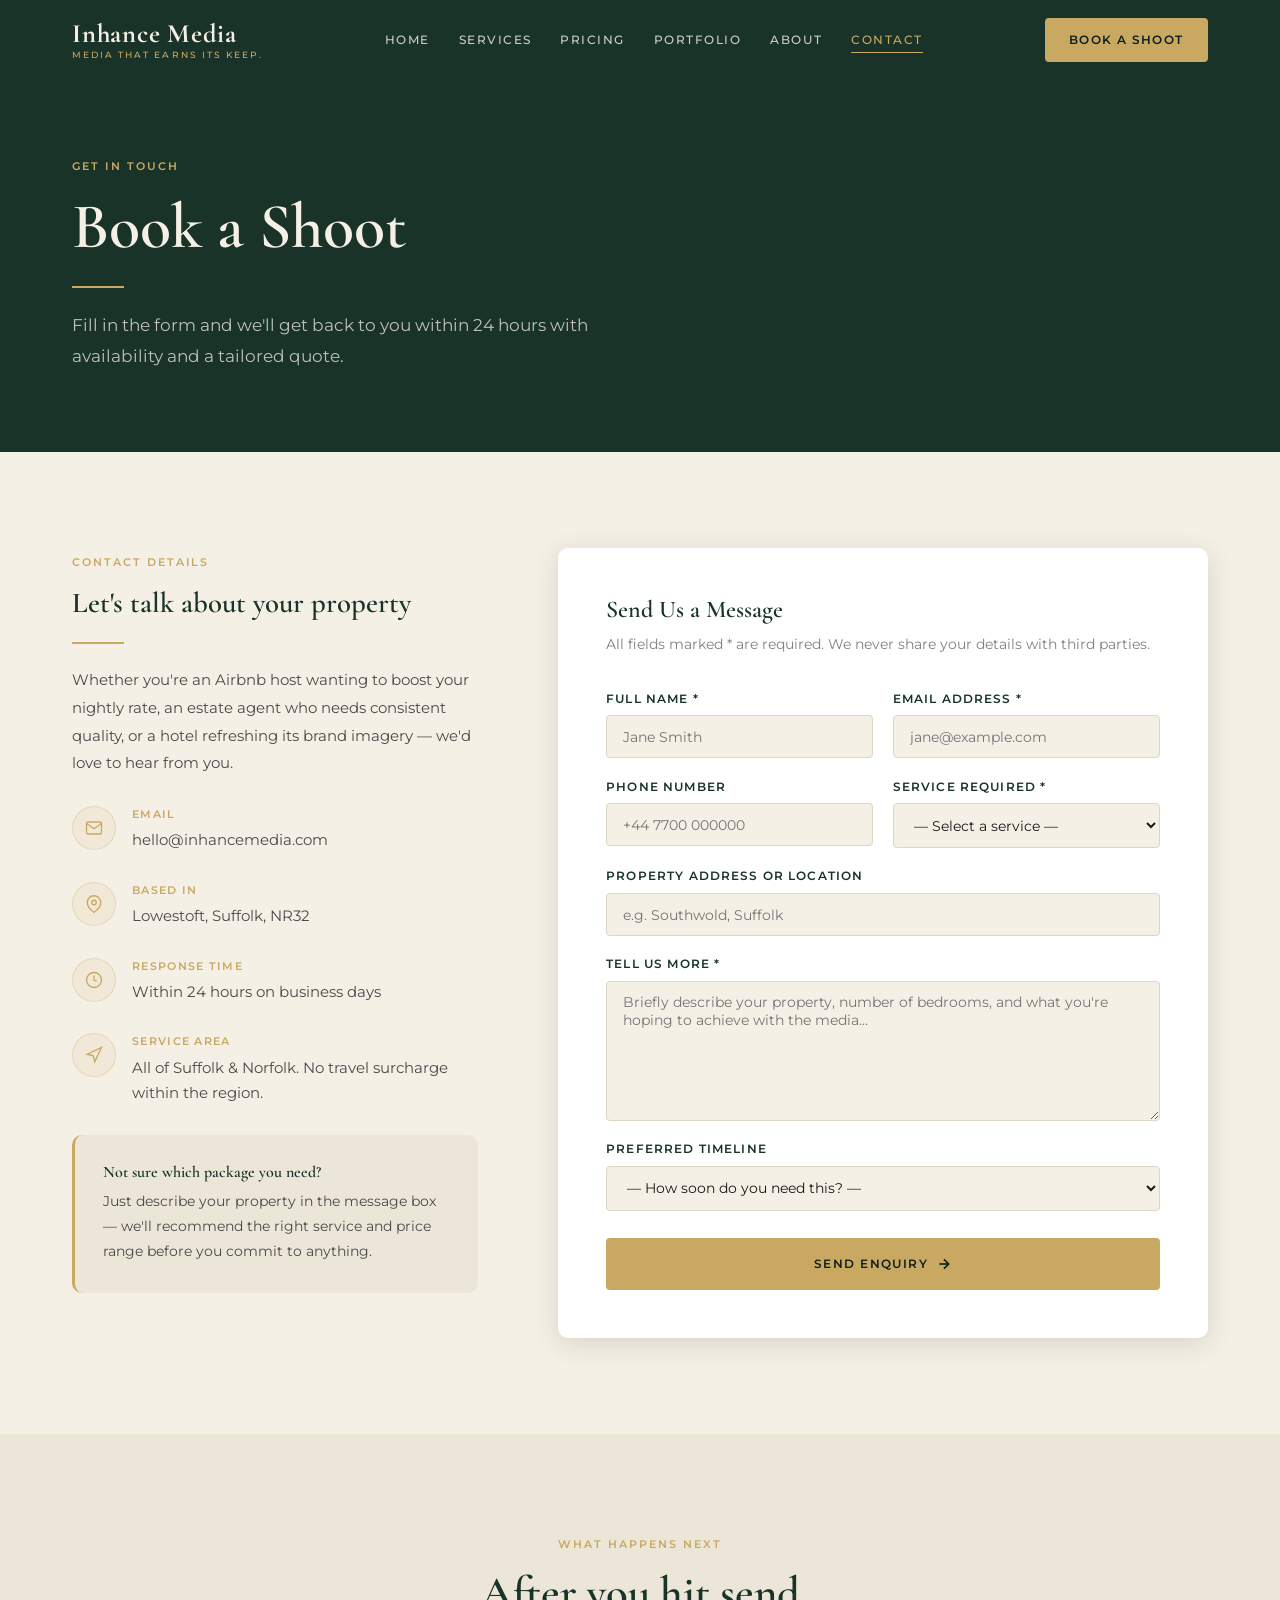
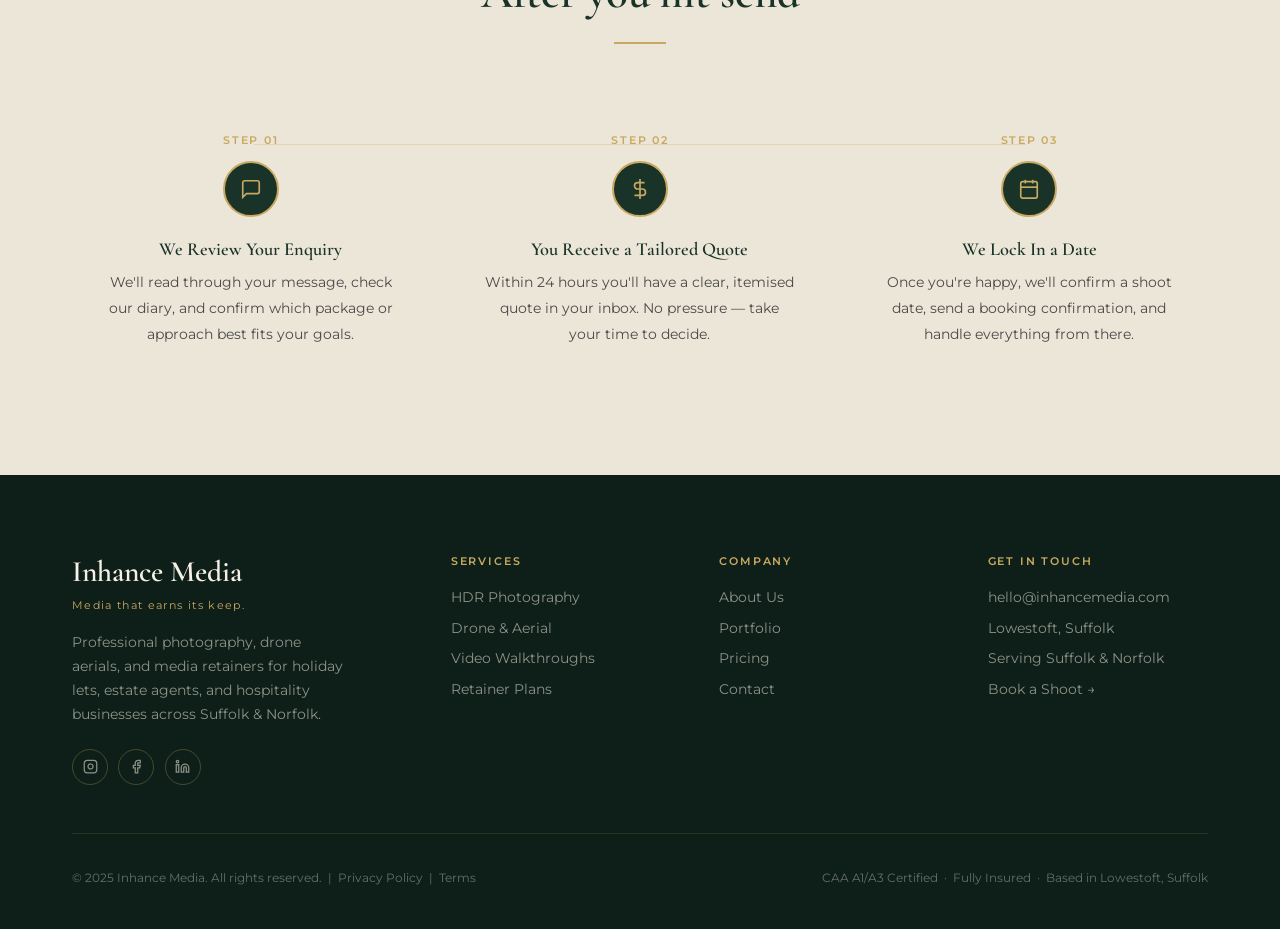
<file: contact.html>
<!DOCTYPE html>
<html lang="en">
<head>
  <meta charset="UTF-8" />
  <meta name="viewport" content="width=device-width, initial-scale=1.0" />
  <meta name="description" content="Contact Inhance Media — book a property photography, drone, or video shoot in Suffolk or Norfolk. Fast response, free quotes." />
  <title>Contact | Inhance Media</title>
  <link rel="stylesheet" href="css/styles.css" />
</head>
<body>

<!-- NAV -->
<nav class="nav" id="nav">
  <div class="nav__inner">
    <a href="index.html" class="nav__logo">
      <span class="nav__logo-name">Inhance Media</span>
      <span class="nav__logo-tagline">Media that earns its keep.</span>
    </a>
    <div class="nav__links">
      <a href="index.html">Home</a>
      <a href="services.html">Services</a>
      <a href="pricing.html">Pricing</a>
      <a href="portfolio.html">Portfolio</a>
      <a href="about.html">About</a>
      <a href="contact.html">Contact</a>
    </div>
    <a href="contact.html" class="btn btn-primary" style="font-size:.72rem;padding:.7rem 1.4rem;">Book a Shoot</a>
    <button class="nav__hamburger" id="burger" aria-label="Toggle menu">
      <span></span><span></span><span></span>
    </button>
  </div>
</nav>
<div class="nav__mobile" id="mobile-nav">
  <a href="index.html">Home</a>
  <a href="services.html">Services</a>
  <a href="pricing.html">Pricing</a>
  <a href="portfolio.html">Portfolio</a>
  <a href="about.html">About</a>
  <a href="contact.html">Contact</a>
  <a href="contact.html" class="btn btn-primary" style="text-align:center;margin-top:.5rem;">Book a Shoot</a>
</div>

<!-- PAGE HERO -->
<section class="page-hero">
  <div class="page-hero__bg" style="background-image:url('https://images.unsplash.com/photo-1560448204-603b3fc33ddc?w=1400&q=80')"></div>
  <div class="container page-hero__content">
    <span class="tag">Get in Touch</span>
    <h1>Book a Shoot</h1>
    <div class="divider"></div>
    <p class="lead">Fill in the form and we'll get back to you within 24 hours with availability and a tailored quote.</p>
  </div>
</section>

<!-- ══════════════════════════════
     CONTACT SECTION
══════════════════════════════ -->
<section class="section section--cream">
  <div class="container">
    <div class="contact-grid">

      <!-- Info column -->
      <div class="contact-info fade-up">
        <div>
          <span class="tag">Contact Details</span>
          <h2 style="font-size:1.8rem;">Let's talk about your property</h2>
          <div class="divider"></div>
          <p>Whether you're an Airbnb host wanting to boost your nightly rate, an estate agent who needs consistent quality, or a hotel refreshing its brand imagery — we'd love to hear from you.</p>
        </div>

        <div class="c-info-item">
          <div class="c-info-ico">
            <svg viewBox="0 0 24 24"><path d="M4 4h16c1.1 0 2 .9 2 2v12c0 1.1-.9 2-2 2H4c-1.1 0-2-.9-2-2V6c0-1.1.9-2 2-2z"/><polyline points="22,6 12,13 2,6"/></svg>
          </div>
          <div>
            <span class="c-info-label">Email</span>
            <span class="c-info-value"><a href="mailto:hello@inhancemedia.com">hello@inhancemedia.com</a></span>
          </div>
        </div>

        <div class="c-info-item">
          <div class="c-info-ico">
            <svg viewBox="0 0 24 24"><path d="M21 10c0 7-9 13-9 13s-9-6-9-13a9 9 0 0 1 18 0z"/><circle cx="12" cy="10" r="3"/></svg>
          </div>
          <div>
            <span class="c-info-label">Based In</span>
            <span class="c-info-value">Lowestoft, Suffolk, NR32</span>
          </div>
        </div>

        <div class="c-info-item">
          <div class="c-info-ico">
            <svg viewBox="0 0 24 24"><circle cx="12" cy="12" r="10"/><polyline points="12 6 12 12 16 14"/></svg>
          </div>
          <div>
            <span class="c-info-label">Response Time</span>
            <span class="c-info-value">Within 24 hours on business days</span>
          </div>
        </div>

        <div class="c-info-item">
          <div class="c-info-ico">
            <svg viewBox="0 0 24 24"><polygon points="3 11 22 2 13 21 11 13 3 11"/></svg>
          </div>
          <div>
            <span class="c-info-label">Service Area</span>
            <span class="c-info-value">All of Suffolk &amp; Norfolk. No travel surcharge within the region.</span>
          </div>
        </div>

        <div style="background:var(--cream-mid);border-radius:var(--r-lg);padding:1.75rem;border-left:3px solid var(--gold);">
          <h4 style="font-size:1rem;color:var(--forest);margin-bottom:.5rem;">Not sure which package you need?</h4>
          <p style="font-size:.85rem;">Just describe your property in the message box — we'll recommend the right service and price range before you commit to anything.</p>
        </div>
      </div>

      <!-- Form column -->
      <div class="fade-up">
        <div class="contact-form-wrap">
          <h3 style="font-size:1.5rem;color:var(--forest);margin-bottom:.5rem;">Send Us a Message</h3>
          <p style="font-size:.875rem;margin-bottom:2rem;color:var(--text-light);">All fields marked * are required. We never share your details with third parties.</p>

          <form id="contact-form" novalidate>
            <div class="form-grid">

              <div class="fg">
                <label for="name">Full Name *</label>
                <input type="text" id="name" name="name" placeholder="Jane Smith" autocomplete="name" />
                <span class="field-err"></span>
              </div>

              <div class="fg">
                <label for="email">Email Address *</label>
                <input type="email" id="email" name="email" placeholder="jane@example.com" autocomplete="email" />
                <span class="field-err"></span>
              </div>

              <div class="fg">
                <label for="phone">Phone Number</label>
                <input type="tel" id="phone" name="phone" placeholder="+44 7700 000000" autocomplete="tel" />
                <span class="field-err"></span>
              </div>

              <div class="fg">
                <label for="service">Service Required *</label>
                <select id="service" name="service">
                  <option value="">— Select a service —</option>
                  <option value="photography">HDR Property Photography</option>
                  <option value="drone">Drone &amp; Aerial Photography</option>
                  <option value="video">Property Video Walkthrough</option>
                  <option value="complete">Photography + Drone (Elite)</option>
                  <option value="retainer">Monthly Retainer Plan</option>
                  <option value="custom">Custom / Not Sure Yet</option>
                </select>
                <span class="field-err"></span>
              </div>

              <div class="fg fg--full">
                <label for="property">Property Address or Location</label>
                <input type="text" id="property" name="property" placeholder="e.g. Southwold, Suffolk" autocomplete="street-address" />
                <span class="field-err"></span>
              </div>

              <div class="fg fg--full">
                <label for="message">Tell Us More *</label>
                <textarea id="message" name="message" placeholder="Briefly describe your property, number of bedrooms, and what you're hoping to achieve with the media..."></textarea>
                <span class="field-err"></span>
              </div>

              <div class="fg fg--full">
                <label for="timeline">Preferred Timeline</label>
                <select id="timeline" name="timeline">
                  <option value="">— How soon do you need this? —</option>
                  <option value="asap">As soon as possible</option>
                  <option value="2weeks">Within 2 weeks</option>
                  <option value="month">Within a month</option>
                  <option value="flexible">I'm flexible</option>
                </select>
                <span class="field-err"></span>
              </div>

              <div class="fg fg--full" style="margin-top:.5rem;">
                <button type="submit" class="btn btn-primary" style="width:100%;justify-content:center;padding:1rem;">
                  Send Enquiry
                  <svg width="16" height="16" viewBox="0 0 24 24" fill="none" stroke="currentColor" stroke-width="2.5"><line x1="5" y1="12" x2="19" y2="12"/><polyline points="12 5 19 12 12 19"/></svg>
                </button>
              </div>

            </div>
          </form>

          <div class="form-success">
            <div class="form-success__ico">✅</div>
            <h3>Message Received!</h3>
            <p>Thanks for getting in touch. We'll review your enquiry and reply within 24 hours with availability and a tailored quote.</p>
            <a href="index.html" class="btn btn-outline" style="margin-top:1.5rem;">Back to Home</a>
          </div>

        </div>
      </div>

    </div>
  </div>
</section>

<!-- ══════════════════════════════
     QUICK REASSURANCES
══════════════════════════════ -->
<section class="section section--cream-mid">
  <div class="container">
    <div class="section-header centered fade-up">
      <span class="tag">What Happens Next</span>
      <h2>After you hit send</h2>
      <div class="divider centered"></div>
    </div>
    <div class="steps-grid">
      <div class="step fade-up">
        <span class="step__num">Step 01</span>
        <div class="step__ico">
          <svg viewBox="0 0 24 24"><path d="M21 15a2 2 0 0 1-2 2H7l-4 4V5a2 2 0 0 1 2-2h14a2 2 0 0 1 2 2z"/></svg>
        </div>
        <h3>We Review Your Enquiry</h3>
        <p>We'll read through your message, check our diary, and confirm which package or approach best fits your goals.</p>
      </div>
      <div class="step fade-up">
        <span class="step__num">Step 02</span>
        <div class="step__ico">
          <svg viewBox="0 0 24 24"><line x1="12" y1="1" x2="12" y2="23"/><path d="M17 5H9.5a3.5 3.5 0 0 0 0 7h5a3.5 3.5 0 0 1 0 7H6"/></svg>
        </div>
        <h3>You Receive a Tailored Quote</h3>
        <p>Within 24 hours you'll have a clear, itemised quote in your inbox. No pressure — take your time to decide.</p>
      </div>
      <div class="step fade-up">
        <span class="step__num">Step 03</span>
        <div class="step__ico">
          <svg viewBox="0 0 24 24"><rect x="3" y="4" width="18" height="18" rx="2" ry="2"/><line x1="16" y1="2" x2="16" y2="6"/><line x1="8" y1="2" x2="8" y2="6"/><line x1="3" y1="10" x2="21" y2="10"/></svg>
        </div>
        <h3>We Lock In a Date</h3>
        <p>Once you're happy, we'll confirm a shoot date, send a booking confirmation, and handle everything from there.</p>
      </div>
    </div>
  </div>
</section>

<!-- FOOTER -->
<footer class="footer">
  <div class="container">
    <div class="footer__top">
      <div class="footer__brand">
        <h3>Inhance Media</h3>
        <p class="tagline">Media that earns its keep.</p>
        <p>Professional photography, drone aerials, and media retainers for holiday lets, estate agents, and hospitality businesses across Suffolk &amp; Norfolk.</p>
        <div class="social-links">
          <a href="#" class="social-link" aria-label="Instagram">
            <svg viewBox="0 0 24 24"><rect x="2" y="2" width="20" height="20" rx="5"/><path d="M16 11.37A4 4 0 1 1 12.63 8 4 4 0 0 1 16 11.37z"/><line x1="17.5" y1="6.5" x2="17.51" y2="6.5"/></svg>
          </a>
          <a href="#" class="social-link" aria-label="Facebook">
            <svg viewBox="0 0 24 24"><path d="M18 2h-3a5 5 0 0 0-5 5v3H7v4h3v8h4v-8h3l1-4h-4V7a1 1 0 0 1 1-1h3z"/></svg>
          </a>
          <a href="#" class="social-link" aria-label="LinkedIn">
            <svg viewBox="0 0 24 24"><path d="M16 8a6 6 0 0 1 6 6v7h-4v-7a2 2 0 0 0-2-2 2 2 0 0 0-2 2v7h-4v-7a6 6 0 0 1 6-6z"/><rect x="2" y="9" width="4" height="12"/><circle cx="4" cy="4" r="2"/></svg>
          </a>
        </div>
      </div>
      <div class="footer__col">
        <h4>Services</h4>
        <ul>
          <li><a href="services.html#photography">HDR Photography</a></li>
          <li><a href="services.html#drone">Drone &amp; Aerial</a></li>
          <li><a href="services.html#video">Video Walkthroughs</a></li>
          <li><a href="services.html#retainer">Retainer Plans</a></li>
        </ul>
      </div>
      <div class="footer__col">
        <h4>Company</h4>
        <ul>
          <li><a href="about.html">About Us</a></li>
          <li><a href="portfolio.html">Portfolio</a></li>
          <li><a href="pricing.html">Pricing</a></li>
          <li><a href="contact.html">Contact</a></li>
        </ul>
      </div>
      <div class="footer__col">
        <h4>Get in Touch</h4>
        <ul>
          <li><a href="mailto:hello@inhancemedia.com">hello@inhancemedia.com</a></li>
          <li>Lowestoft, Suffolk</li>
          <li>Serving Suffolk &amp; Norfolk</li>
          <li><a href="contact.html">Book a Shoot →</a></li>
        </ul>
      </div>
    </div>
    <div class="footer__bottom">
      <p>&copy; 2025 Inhance Media. All rights reserved. &nbsp;|&nbsp; <a href="#">Privacy Policy</a> &nbsp;|&nbsp; <a href="#">Terms</a></p>
      <p>CAA A1/A3 Certified &nbsp;·&nbsp; Fully Insured &nbsp;·&nbsp; Based in Lowestoft, Suffolk</p>
    </div>
  </div>
</footer>

<script src="js/main.js"></script>
</body>
</html>
</file>
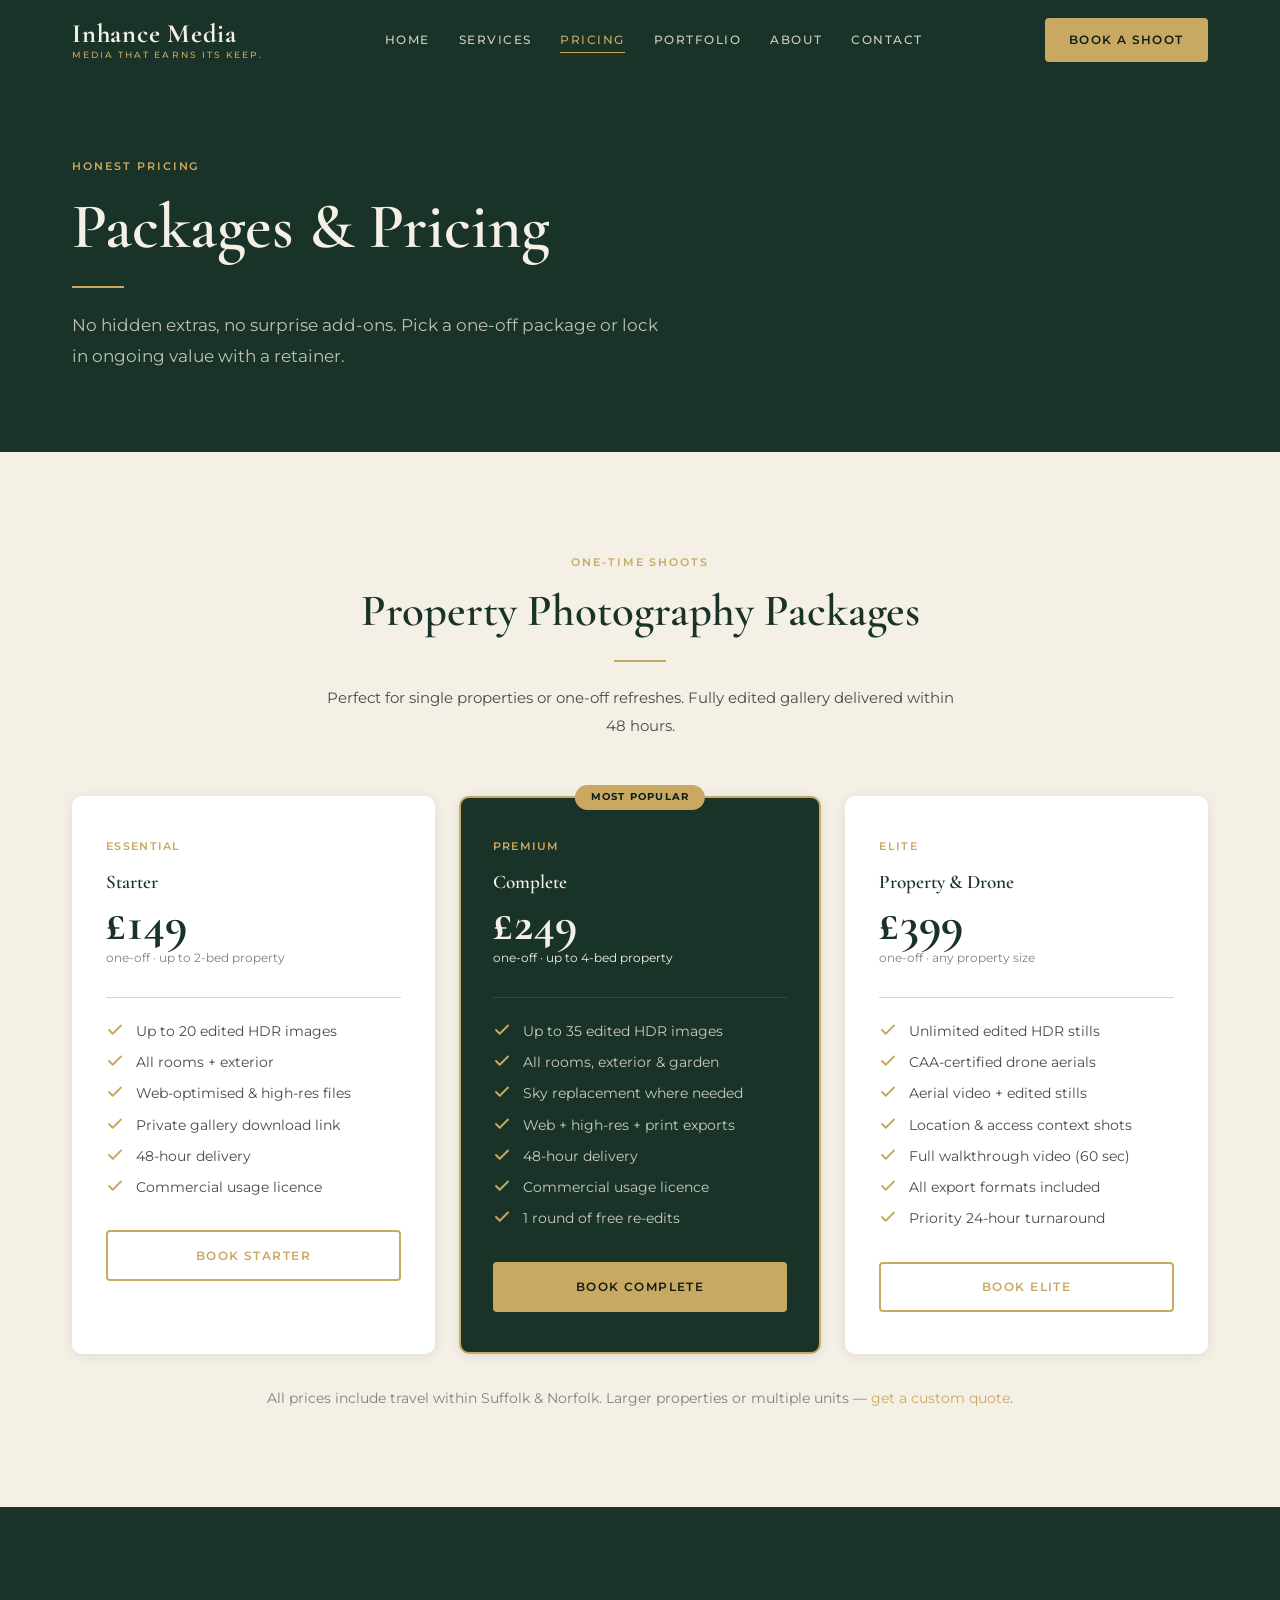
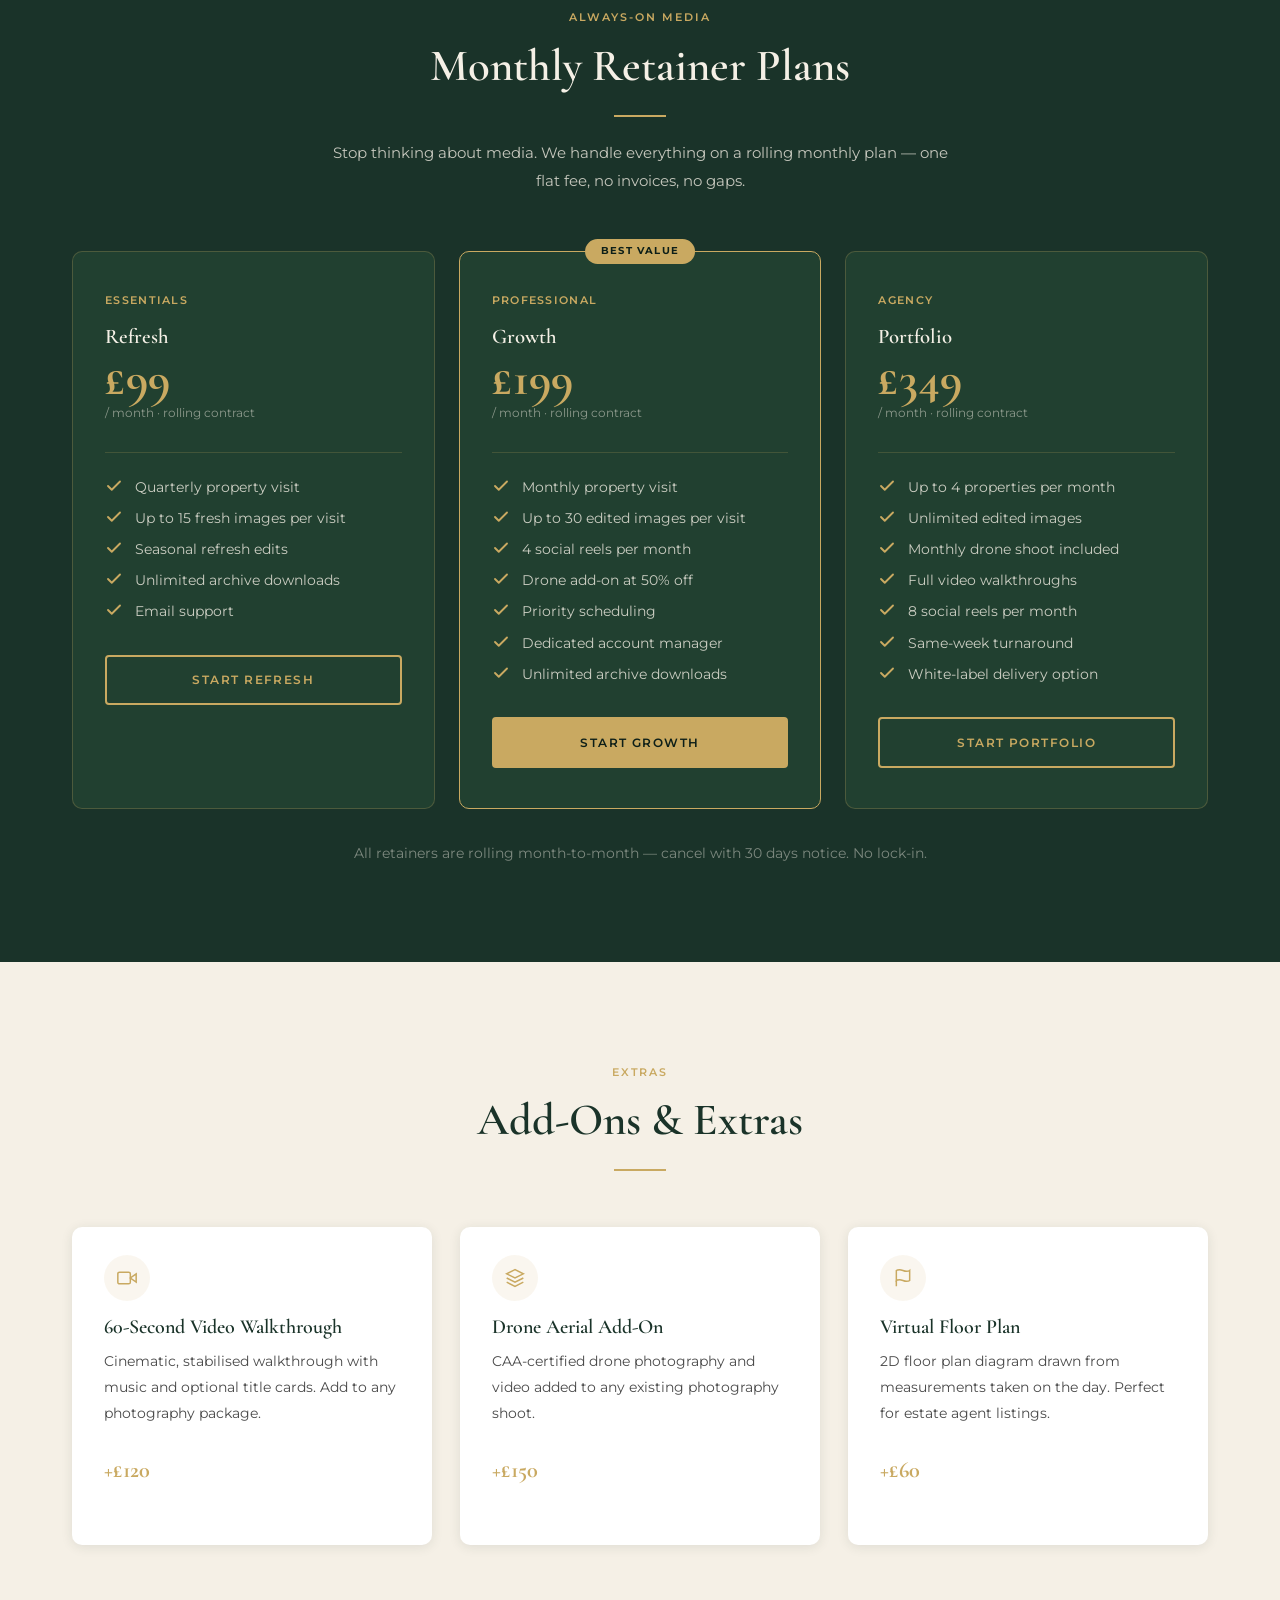
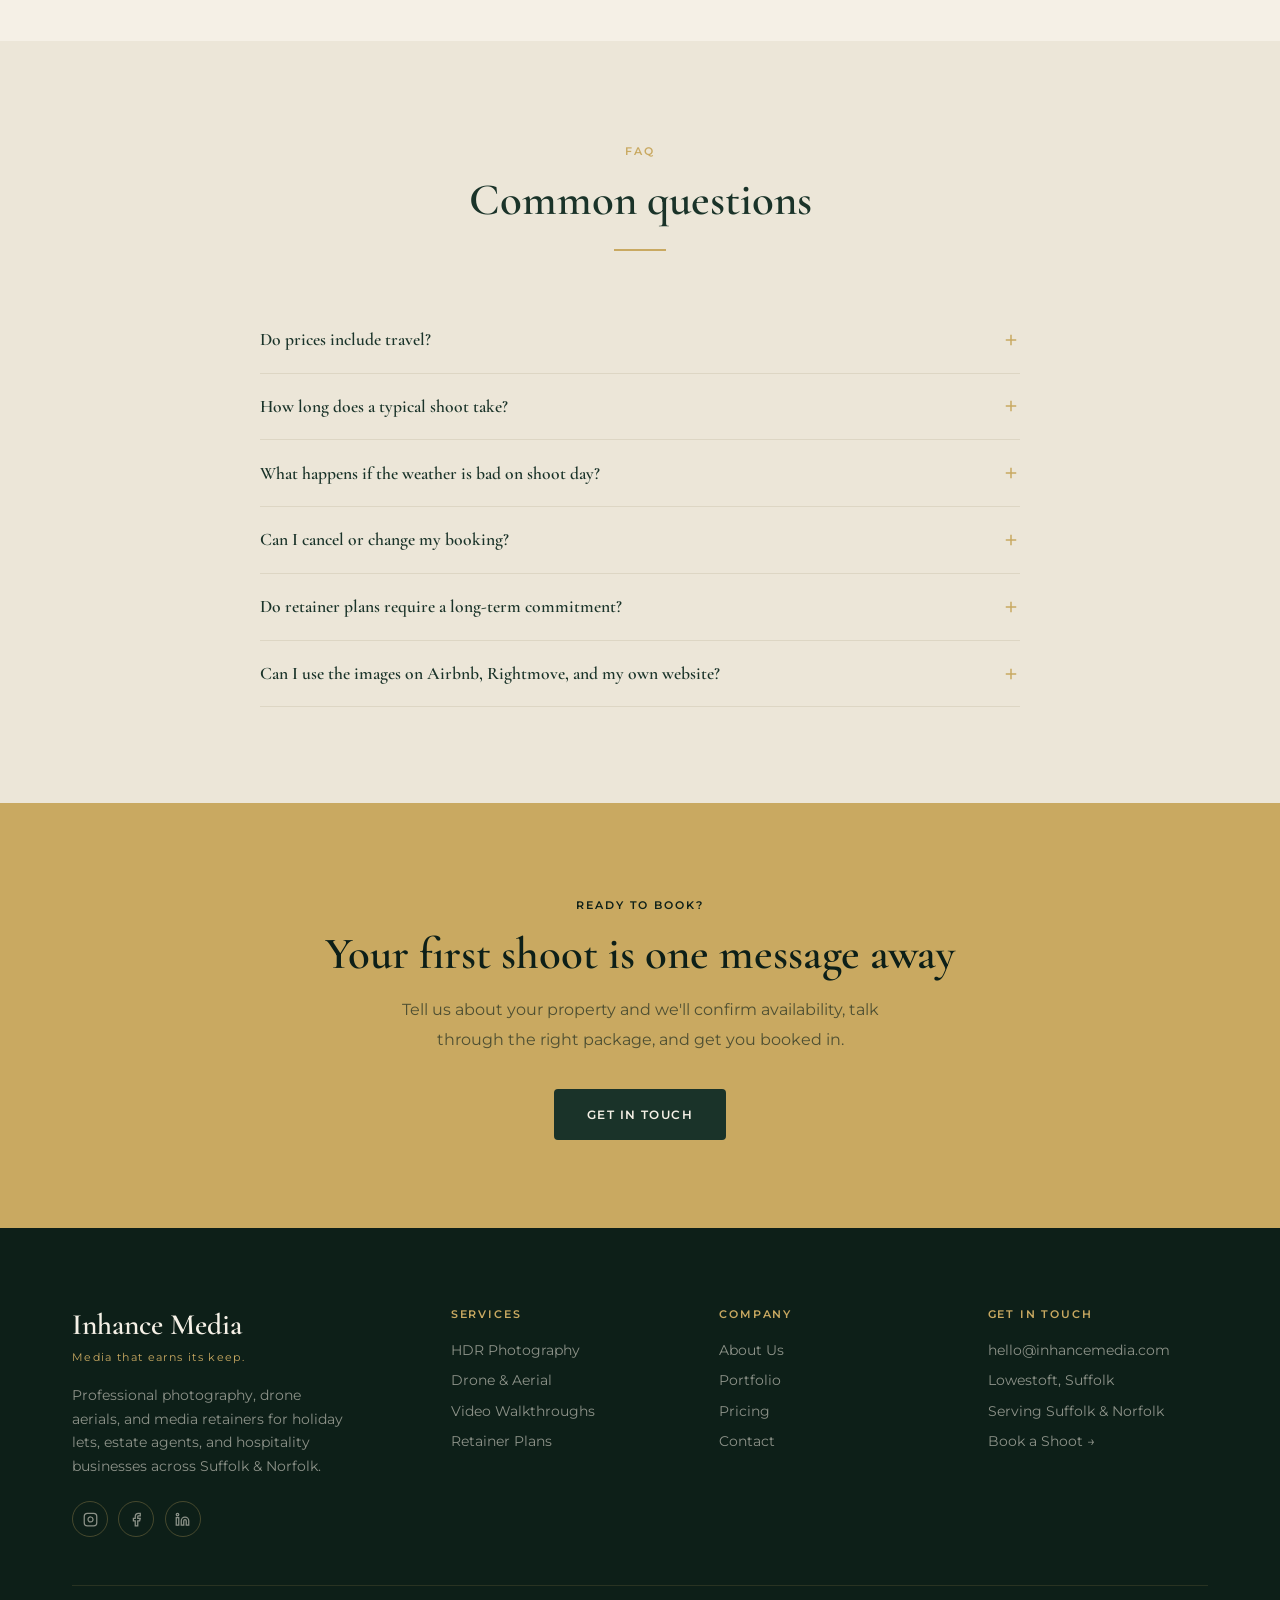
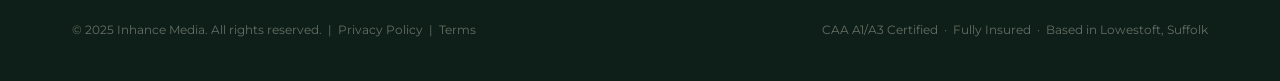
<file: pricing.html>
<!DOCTYPE html>
<html lang="en">
<head>
  <meta charset="UTF-8" />
  <meta name="viewport" content="width=device-width, initial-scale=1.0" />
  <meta name="description" content="Inhance Media pricing — transparent packages for property photography, drone aerials, and monthly media retainers in Suffolk and Norfolk." />
  <title>Pricing &amp; Packages | Inhance Media</title>
  <link rel="stylesheet" href="css/styles.css" />
</head>
<body>

<!-- NAV -->
<nav class="nav" id="nav">
  <div class="nav__inner">
    <a href="index.html" class="nav__logo">
      <span class="nav__logo-name">Inhance Media</span>
      <span class="nav__logo-tagline">Media that earns its keep.</span>
    </a>
    <div class="nav__links">
      <a href="index.html">Home</a>
      <a href="services.html">Services</a>
      <a href="pricing.html">Pricing</a>
      <a href="portfolio.html">Portfolio</a>
      <a href="about.html">About</a>
      <a href="contact.html">Contact</a>
    </div>
    <a href="contact.html" class="btn btn-primary" style="font-size:.72rem;padding:.7rem 1.4rem;">Book a Shoot</a>
    <button class="nav__hamburger" id="burger" aria-label="Toggle menu">
      <span></span><span></span><span></span>
    </button>
  </div>
</nav>
<div class="nav__mobile" id="mobile-nav">
  <a href="index.html">Home</a>
  <a href="services.html">Services</a>
  <a href="pricing.html">Pricing</a>
  <a href="portfolio.html">Portfolio</a>
  <a href="about.html">About</a>
  <a href="contact.html">Contact</a>
  <a href="contact.html" class="btn btn-primary" style="text-align:center;margin-top:.5rem;">Book a Shoot</a>
</div>

<!-- PAGE HERO -->
<section class="page-hero">
  <div class="page-hero__bg" style="background-image:url('https://images.unsplash.com/photo-1580587771525-78b9dba3b914?w=1400&q=80')"></div>
  <div class="container page-hero__content">
    <span class="tag">Honest Pricing</span>
    <h1>Packages &amp; Pricing</h1>
    <div class="divider"></div>
    <p class="lead">No hidden extras, no surprise add-ons. Pick a one-off package or lock in ongoing value with a retainer.</p>
  </div>
</section>

<!-- ══════════════════════════════
     ONE-OFF PACKAGES
══════════════════════════════ -->
<section class="section section--cream" id="one-off">
  <div class="container">
    <div class="section-header centered fade-up">
      <span class="tag">One-Time Shoots</span>
      <h2>Property Photography Packages</h2>
      <div class="divider centered"></div>
      <p>Perfect for single properties or one-off refreshes. Fully edited gallery delivered within 48 hours.</p>
    </div>

    <div class="pricing-grid">

      <!-- Essential -->
      <div class="pricing-card fade-up">
        <span class="price-tag">Essential</span>
        <h3>Starter</h3>
        <span class="price">£149</span>
        <span class="price-period">one-off · up to 2-bed property</span>
        <div class="pricing-divider"></div>
        <ul class="check-list">
          <li>Up to 20 edited HDR images</li>
          <li>All rooms + exterior</li>
          <li>Web-optimised &amp; high-res files</li>
          <li>Private gallery download link</li>
          <li>48-hour delivery</li>
          <li>Commercial usage licence</li>
        </ul>
        <a href="contact.html" class="btn btn-outline" style="width:100%;justify-content:center;margin-top:2rem;">Book Starter</a>
      </div>

      <!-- Premium (most popular) -->
      <div class="pricing-card pricing-card--pop fade-up">
        <div class="pop-badge">Most Popular</div>
        <span class="price-tag">Premium</span>
        <h3>Complete</h3>
        <span class="price">£249</span>
        <span class="price-period">one-off · up to 4-bed property</span>
        <div class="pricing-divider"></div>
        <ul class="check-list light">
          <li>Up to 35 edited HDR images</li>
          <li>All rooms, exterior &amp; garden</li>
          <li>Sky replacement where needed</li>
          <li>Web + high-res + print exports</li>
          <li>48-hour delivery</li>
          <li>Commercial usage licence</li>
          <li>1 round of free re-edits</li>
        </ul>
        <a href="contact.html" class="btn btn-primary" style="width:100%;justify-content:center;margin-top:2rem;">Book Complete</a>
      </div>

      <!-- Elite -->
      <div class="pricing-card fade-up">
        <span class="price-tag">Elite</span>
        <h3>Property &amp; Drone</h3>
        <span class="price">£399</span>
        <span class="price-period">one-off · any property size</span>
        <div class="pricing-divider"></div>
        <ul class="check-list">
          <li>Unlimited edited HDR stills</li>
          <li>CAA-certified drone aerials</li>
          <li>Aerial video + edited stills</li>
          <li>Location &amp; access context shots</li>
          <li>Full walkthrough video (60 sec)</li>
          <li>All export formats included</li>
          <li>Priority 24-hour turnaround</li>
        </ul>
        <a href="contact.html" class="btn btn-outline" style="width:100%;justify-content:center;margin-top:2rem;">Book Elite</a>
      </div>

    </div>

    <p style="text-align:center;margin-top:2rem;font-size:.85rem;color:var(--text-light);">
      All prices include travel within Suffolk &amp; Norfolk. Larger properties or multiple units — <a href="contact.html" style="color:var(--gold);">get a custom quote</a>.
    </p>
  </div>
</section>

<!-- ══════════════════════════════
     RETAINER / SUBSCRIPTION
══════════════════════════════ -->
<section class="section section--dark" id="retainer">
  <div class="container">
    <div class="section-header centered fade-up">
      <span class="tag">Always-On Media</span>
      <h2>Monthly Retainer Plans</h2>
      <div class="divider centered"></div>
      <p>Stop thinking about media. We handle everything on a rolling monthly plan — one flat fee, no invoices, no gaps.</p>
    </div>

    <div class="sub-grid">

      <div class="sub-card fade-up">
        <span class="price-tag">Essentials</span>
        <h3>Refresh</h3>
        <span class="price">£99</span>
        <span class="price-period">/ month · rolling contract</span>
        <div class="pricing-divider"></div>
        <ul class="check-list light">
          <li>Quarterly property visit</li>
          <li>Up to 15 fresh images per visit</li>
          <li>Seasonal refresh edits</li>
          <li>Unlimited archive downloads</li>
          <li>Email support</li>
        </ul>
        <a href="contact.html" class="btn btn-outline" style="width:100%;justify-content:center;margin-top:2rem;">Start Refresh</a>
      </div>

      <div class="sub-card fade-up" style="border-color:var(--gold);position:relative;">
        <div class="pop-badge">Best Value</div>
        <span class="price-tag">Professional</span>
        <h3>Growth</h3>
        <span class="price">£199</span>
        <span class="price-period">/ month · rolling contract</span>
        <div class="pricing-divider"></div>
        <ul class="check-list light">
          <li>Monthly property visit</li>
          <li>Up to 30 edited images per visit</li>
          <li>4 social reels per month</li>
          <li>Drone add-on at 50% off</li>
          <li>Priority scheduling</li>
          <li>Dedicated account manager</li>
          <li>Unlimited archive downloads</li>
        </ul>
        <a href="contact.html" class="btn btn-primary" style="width:100%;justify-content:center;margin-top:2rem;">Start Growth</a>
      </div>

      <div class="sub-card fade-up">
        <span class="price-tag">Agency</span>
        <h3>Portfolio</h3>
        <span class="price">£349</span>
        <span class="price-period">/ month · rolling contract</span>
        <div class="pricing-divider"></div>
        <ul class="check-list light">
          <li>Up to 4 properties per month</li>
          <li>Unlimited edited images</li>
          <li>Monthly drone shoot included</li>
          <li>Full video walkthroughs</li>
          <li>8 social reels per month</li>
          <li>Same-week turnaround</li>
          <li>White-label delivery option</li>
        </ul>
        <a href="contact.html" class="btn btn-outline" style="width:100%;justify-content:center;margin-top:2rem;">Start Portfolio</a>
      </div>

    </div>

    <p style="text-align:center;margin-top:2rem;font-size:.85rem;color:rgba(245,240,230,.45);">
      All retainers are rolling month-to-month — cancel with 30 days notice. No lock-in.
    </p>
  </div>
</section>

<!-- ══════════════════════════════
     ADD-ONS
══════════════════════════════ -->
<section class="section section--cream">
  <div class="container">
    <div class="section-header centered fade-up">
      <span class="tag">Extras</span>
      <h2>Add-Ons &amp; Extras</h2>
      <div class="divider centered"></div>
    </div>
    <div class="services-grid" style="margin-top:2rem;">
      <div class="service-card fade-up">
        <div class="service-card__body">
          <div class="service-card__icon">
            <svg viewBox="0 0 24 24" stroke="var(--gold)" fill="none" stroke-width="1.8"><polygon points="23 7 16 12 23 17 23 7"/><rect x="1" y="5" width="15" height="14" rx="2"/></svg>
          </div>
          <h3>60-Second Video Walkthrough</h3>
          <p>Cinematic, stabilised walkthrough with music and optional title cards. Add to any photography package.</p>
          <p style="color:var(--gold);font-family:var(--font-heading);font-size:1.4rem;font-weight:700;margin-top:.75rem;">+£120</p>
        </div>
      </div>
      <div class="service-card fade-up">
        <div class="service-card__body">
          <div class="service-card__icon">
            <svg viewBox="0 0 24 24" stroke="var(--gold)" fill="none" stroke-width="1.8"><path d="M12 2L2 7l10 5 10-5-10-5z"/><path d="M2 17l10 5 10-5"/><path d="M2 12l10 5 10-5"/></svg>
          </div>
          <h3>Drone Aerial Add-On</h3>
          <p>CAA-certified drone photography and video added to any existing photography shoot.</p>
          <p style="color:var(--gold);font-family:var(--font-heading);font-size:1.4rem;font-weight:700;margin-top:.75rem;">+£150</p>
        </div>
      </div>
      <div class="service-card fade-up">
        <div class="service-card__body">
          <div class="service-card__icon">
            <svg viewBox="0 0 24 24" stroke="var(--gold)" fill="none" stroke-width="1.8"><path d="M4 15s1-1 4-1 5 2 8 2 4-1 4-1V3s-1 1-4 1-5-2-8-2-4 1-4 1z"/><line x1="4" y1="22" x2="4" y2="15"/></svg>
          </div>
          <h3>Virtual Floor Plan</h3>
          <p>2D floor plan diagram drawn from measurements taken on the day. Perfect for estate agent listings.</p>
          <p style="color:var(--gold);font-family:var(--font-heading);font-size:1.4rem;font-weight:700;margin-top:.75rem;">+£60</p>
        </div>
      </div>
    </div>
  </div>
</section>

<!-- ══════════════════════════════
     FAQ
══════════════════════════════ -->
<section class="section section--cream-mid">
  <div class="container">
    <div class="section-header centered fade-up">
      <span class="tag">FAQ</span>
      <h2>Common questions</h2>
      <div class="divider centered"></div>
    </div>
    <div class="faq-list">
      <div class="faq-item">
        <button class="faq-q">
          Do prices include travel?
          <svg viewBox="0 0 24 24"><line x1="12" y1="5" x2="12" y2="19"/><line x1="5" y1="12" x2="19" y2="12"/></svg>
        </button>
        <div class="faq-a"><p>Yes — all prices listed include travel to any location within Suffolk and Norfolk. For properties further afield, we'll quote a small mileage supplement in advance.</p></div>
      </div>
      <div class="faq-item">
        <button class="faq-q">
          How long does a typical shoot take?
          <svg viewBox="0 0 24 24"><line x1="12" y1="5" x2="12" y2="19"/><line x1="5" y1="12" x2="19" y2="12"/></svg>
        </button>
        <div class="faq-a"><p>A standard 2–4 bed property usually takes 1.5–2 hours on location. Adding drone or video extends this to around 3 hours. We'll give you an exact time estimate when you book.</p></div>
      </div>
      <div class="faq-item">
        <button class="faq-q">
          What happens if the weather is bad on shoot day?
          <svg viewBox="0 0 24 24"><line x1="12" y1="5" x2="12" y2="19"/><line x1="5" y1="12" x2="19" y2="12"/></svg>
        </button>
        <div class="faq-a"><p>Overcast days are actually ideal for interior photography — they eliminate harsh shadows. For drone work and exterior shots, we use sky replacement in editing and will reschedule the aerial component if necessary at no extra charge.</p></div>
      </div>
      <div class="faq-item">
        <button class="faq-q">
          Can I cancel or change my booking?
          <svg viewBox="0 0 24 24"><line x1="12" y1="5" x2="12" y2="19"/><line x1="5" y1="12" x2="19" y2="12"/></svg>
        </button>
        <div class="faq-a"><p>Yes — cancellations or rescheduling with 48+ hours notice are free of charge. Within 48 hours we ask for a 50% late-notice fee to cover our time. We're always flexible where circumstances are out of your control.</p></div>
      </div>
      <div class="faq-item">
        <button class="faq-q">
          Do retainer plans require a long-term commitment?
          <svg viewBox="0 0 24 24"><line x1="12" y1="5" x2="12" y2="19"/><line x1="5" y1="12" x2="19" y2="12"/></svg>
        </button>
        <div class="faq-a"><p>No. All retainer plans run month-to-month with 30 days written notice to cancel. We're confident you'll want to stay because the results are worth it — but we'll never trap you in a contract.</p></div>
      </div>
      <div class="faq-item">
        <button class="faq-q">
          Can I use the images on Airbnb, Rightmove, and my own website?
          <svg viewBox="0 0 24 24"><line x1="12" y1="5" x2="12" y2="19"/><line x1="5" y1="12" x2="19" y2="12"/></svg>
        </button>
        <div class="faq-a"><p>Absolutely. All packages include a full commercial usage licence. You own unlimited rights to use the images for your property marketing across any platform — OTAs, social, print, and your own website — forever.</p></div>
      </div>
    </div>
  </div>
</section>

<!-- CTA BANNER -->
<section class="cta-banner">
  <div class="container">
    <span class="tag" style="color:var(--forest-dark);">Ready to Book?</span>
    <h2>Your first shoot is one message away</h2>
    <p>Tell us about your property and we'll confirm availability, talk through the right package, and get you booked in.</p>
    <a href="contact.html" class="btn btn-dark">Get in Touch</a>
  </div>
</section>

<!-- FOOTER -->
<footer class="footer">
  <div class="container">
    <div class="footer__top">
      <div class="footer__brand">
        <h3>Inhance Media</h3>
        <p class="tagline">Media that earns its keep.</p>
        <p>Professional photography, drone aerials, and media retainers for holiday lets, estate agents, and hospitality businesses across Suffolk &amp; Norfolk.</p>
        <div class="social-links">
          <a href="#" class="social-link" aria-label="Instagram">
            <svg viewBox="0 0 24 24"><rect x="2" y="2" width="20" height="20" rx="5"/><path d="M16 11.37A4 4 0 1 1 12.63 8 4 4 0 0 1 16 11.37z"/><line x1="17.5" y1="6.5" x2="17.51" y2="6.5"/></svg>
          </a>
          <a href="#" class="social-link" aria-label="Facebook">
            <svg viewBox="0 0 24 24"><path d="M18 2h-3a5 5 0 0 0-5 5v3H7v4h3v8h4v-8h3l1-4h-4V7a1 1 0 0 1 1-1h3z"/></svg>
          </a>
          <a href="#" class="social-link" aria-label="LinkedIn">
            <svg viewBox="0 0 24 24"><path d="M16 8a6 6 0 0 1 6 6v7h-4v-7a2 2 0 0 0-2-2 2 2 0 0 0-2 2v7h-4v-7a6 6 0 0 1 6-6z"/><rect x="2" y="9" width="4" height="12"/><circle cx="4" cy="4" r="2"/></svg>
          </a>
        </div>
      </div>
      <div class="footer__col">
        <h4>Services</h4>
        <ul>
          <li><a href="services.html#photography">HDR Photography</a></li>
          <li><a href="services.html#drone">Drone &amp; Aerial</a></li>
          <li><a href="services.html#video">Video Walkthroughs</a></li>
          <li><a href="services.html#retainer">Retainer Plans</a></li>
        </ul>
      </div>
      <div class="footer__col">
        <h4>Company</h4>
        <ul>
          <li><a href="about.html">About Us</a></li>
          <li><a href="portfolio.html">Portfolio</a></li>
          <li><a href="pricing.html">Pricing</a></li>
          <li><a href="contact.html">Contact</a></li>
        </ul>
      </div>
      <div class="footer__col">
        <h4>Get in Touch</h4>
        <ul>
          <li><a href="mailto:hello@inhancemedia.com">hello@inhancemedia.com</a></li>
          <li>Lowestoft, Suffolk</li>
          <li>Serving Suffolk &amp; Norfolk</li>
          <li><a href="contact.html">Book a Shoot →</a></li>
        </ul>
      </div>
    </div>
    <div class="footer__bottom">
      <p>&copy; 2025 Inhance Media. All rights reserved. &nbsp;|&nbsp; <a href="#">Privacy Policy</a> &nbsp;|&nbsp; <a href="#">Terms</a></p>
      <p>CAA A1/A3 Certified &nbsp;·&nbsp; Fully Insured &nbsp;·&nbsp; Based in Lowestoft, Suffolk</p>
    </div>
  </div>
</footer>

<script src="js/main.js"></script>
</body>
</html>
</file>
<file: css/styles.css>
/* ===========================
   INHANCE MEDIA — Stylesheet
   inhancemedia.com
   =========================== */

@import url('https://fonts.googleapis.com/css2?family=Cormorant+Garamond:ital,wght@0,300;0,400;0,500;0,600;0,700;1,300;1,400;1,600&family=Montserrat:wght@300;400;500;600;700&display=swap');

/* ─── CUSTOM PROPERTIES ─── */
:root {
  --forest:       #1a3329;
  --forest-dark:  #0d1f18;
  --forest-mid:   #214030;
  --forest-light: #2a4a3a;
  --cream:        #f5f0e6;
  --cream-mid:    #ece6d8;
  --cream-dark:   #ddd6c4;
  --gold:         #c9a961;
  --gold-light:   #dbc07a;
  --gold-dark:    #a8893e;
  --white:        #ffffff;
  --text-dark:    #1a1a1a;
  --text-mid:     #4a4a4a;
  --text-light:   #808080;
  --error:        #c0392b;

  --font-heading: 'Cormorant Garamond', 'Playfair Display', Georgia, serif;
  --font-body:    'Montserrat', 'Jost', -apple-system, sans-serif;

  --nav-h:        80px;
  --max-w:        1200px;
  --r:            4px;
  --r-lg:         10px;

  --shadow-xs: 0 1px 4px rgba(26,51,41,.06);
  --shadow-sm: 0 2px 12px rgba(26,51,41,.10);
  --shadow:    0 6px 28px rgba(26,51,41,.14);
  --shadow-lg: 0 14px 52px rgba(26,51,41,.22);

  --ease: cubic-bezier(.4,0,.2,1);
  --t:  .3s var(--ease);
  --t2: .5s var(--ease);
}

/* ─── RESET ─── */
*, *::before, *::after { box-sizing: border-box; margin: 0; padding: 0; }
html { scroll-behavior: smooth; font-size: 16px; }
body {
  font-family: var(--font-body);
  background: var(--cream);
  color: var(--text-dark);
  line-height: 1.6;
  overflow-x: hidden;
}
img { max-width: 100%; height: auto; display: block; }
a { color: inherit; text-decoration: none; }
ul { list-style: none; }
button { font-family: var(--font-body); }

/* ─── TYPOGRAPHY ─── */
h1,h2,h3,h4,h5 {
  font-family: var(--font-heading);
  font-weight: 600;
  line-height: 1.15;
  color: var(--forest);
}
h1 { font-size: clamp(2.6rem, 5vw, 4.8rem); }
h2 { font-size: clamp(2rem, 3.5vw, 3.2rem); }
h3 { font-size: clamp(1.4rem, 2.5vw, 2rem); }
h4 { font-size: 1.15rem; }
p  { font-size: .94rem; line-height: 1.85; color: var(--text-mid); }
.lead { font-size: 1.05rem; line-height: 1.85; color: var(--text-mid); }

/* ─── LAYOUT UTILITIES ─── */
.container {
  max-width: var(--max-w);
  margin: 0 auto;
  padding: 0 2rem;
}
.section        { padding: 6rem 0; }
.section--dark  { background: var(--forest); }
.section--dark h1,
.section--dark h2,
.section--dark h3,
.section--dark h4 { color: var(--cream); }
.section--dark p   { color: rgba(245,240,230,.78); }
.section--cream     { background: var(--cream); }
.section--cream-mid { background: var(--cream-mid); }

.tag {
  display: inline-block;
  font-size: .68rem;
  font-weight: 600;
  letter-spacing: .18em;
  text-transform: uppercase;
  color: var(--gold);
  margin-bottom: .9rem;
}
.divider {
  width: 52px; height: 2px;
  background: var(--gold);
  margin: 1.4rem 0;
}
.divider.centered { margin-left: auto; margin-right: auto; }

.section-header { max-width: 640px; margin-bottom: 3.5rem; }
.section-header.centered { margin-left: auto; margin-right: auto; text-align: center; }

.text-gold   { color: var(--gold); }
.text-cream  { color: var(--cream); }
.text-center { text-align: center; }

/* ─── BUTTONS ─── */
.btn {
  display: inline-flex;
  align-items: center;
  gap: .5rem;
  font-family: var(--font-body);
  font-size: .75rem;
  font-weight: 600;
  letter-spacing: .12em;
  text-transform: uppercase;
  padding: .85rem 1.9rem;
  border-radius: var(--r);
  cursor: pointer;
  transition: var(--t);
  border: 2px solid transparent;
  white-space: nowrap;
}
.btn-primary  { background: var(--gold);   color: var(--forest-dark); border-color: var(--gold); }
.btn-primary:hover { background: var(--gold-light); border-color: var(--gold-light); transform: translateY(-2px); box-shadow: var(--shadow); }
.btn-outline  { background: transparent;  color: var(--gold);        border-color: var(--gold); }
.btn-outline:hover  { background: var(--gold); color: var(--forest-dark); transform: translateY(-2px); }
.btn-secondary{ background: transparent;  color: var(--cream);       border-color: rgba(245,240,230,.5); }
.btn-secondary:hover{ background: var(--cream); color: var(--forest);  transform: translateY(-2px); }
.btn-dark     { background: var(--forest); color: var(--cream);      border-color: var(--forest); }
.btn-dark:hover { background: var(--forest-light); border-color: var(--forest-light); transform: translateY(-2px); box-shadow: var(--shadow); }

/* ─────────────────────────────────────
   NAVIGATION
───────────────────────────────────── */
.nav {
  position: fixed; top: 0; left: 0; right: 0;
  z-index: 1000;
  height: var(--nav-h);
  background: transparent;
  transition: background var(--t), box-shadow var(--t);
}
.nav.scrolled {
  background: var(--forest-dark);
  box-shadow: 0 2px 20px rgba(0,0,0,.35);
}
.nav__inner {
  display: flex;
  align-items: center;
  justify-content: space-between;
  height: 100%;
  max-width: var(--max-w);
  margin: 0 auto;
  padding: 0 2rem;
}
.nav__logo { display: flex; flex-direction: column; line-height: 1; }
.nav__logo-name {
  font-family: var(--font-heading);
  font-size: 1.65rem;
  font-weight: 700;
  color: var(--cream);
  letter-spacing: .03em;
}
.nav__logo-tagline {
  font-size: .58rem;
  font-weight: 500;
  letter-spacing: .22em;
  text-transform: uppercase;
  color: var(--gold);
  margin-top: 3px;
}
.nav__links {
  display: flex;
  align-items: center;
  gap: 1.8rem;
}
.nav__links a {
  font-size: .72rem;
  font-weight: 500;
  letter-spacing: .13em;
  text-transform: uppercase;
  color: rgba(245,240,230,.82);
  position: relative;
  transition: color var(--t);
}
.nav__links a::after {
  content: '';
  position: absolute; bottom: -4px; left: 0;
  width: 0; height: 1px;
  background: var(--gold);
  transition: width var(--t);
}
.nav__links a:hover,
.nav__links a.active { color: var(--gold); }
.nav__links a:hover::after,
.nav__links a.active::after { width: 100%; }

.nav__hamburger {
  display: none;
  flex-direction: column;
  gap: 5px;
  cursor: pointer;
  background: none;
  border: none;
  padding: 6px;
}
.nav__hamburger span {
  display: block;
  width: 26px; height: 2px;
  background: var(--cream);
  border-radius: 2px;
  transition: var(--t);
}
.nav__hamburger.open span:nth-child(1) { transform: translateY(7px) rotate(45deg); }
.nav__hamburger.open span:nth-child(2) { opacity: 0; }
.nav__hamburger.open span:nth-child(3) { transform: translateY(-7px) rotate(-45deg); }

.nav__mobile {
  position: fixed;
  top: var(--nav-h); left: 0; right: 0;
  background: var(--forest-dark);
  padding: 1.5rem 2rem 2rem;
  display: flex;
  flex-direction: column;
  gap: 0;
  z-index: 999;
  border-top: 1px solid rgba(201,169,97,.25);
  pointer-events: none;
  opacity: 0;
  transform: translateY(-8px);
  transition: opacity var(--t), transform var(--t);
}
.nav__mobile.open {
  pointer-events: all;
  opacity: 1;
  transform: translateY(0);
}
.nav__mobile a {
  font-size: .82rem;
  font-weight: 500;
  letter-spacing: .12em;
  text-transform: uppercase;
  color: rgba(245,240,230,.82);
  padding: .85rem 0;
  border-bottom: 1px solid rgba(201,169,97,.12);
  transition: color var(--t);
}
.nav__mobile a:last-child { border-bottom: none; margin-top: .5rem; }
.nav__mobile a:hover,
.nav__mobile a.active { color: var(--gold); }

/* ─────────────────────────────────────
   HERO (home page)
───────────────────────────────────── */
.hero {
  position: relative;
  height: 100vh; min-height: 720px;
  display: flex; align-items: center;
  overflow: hidden;
}
.hero__bg {
  position: absolute; inset: 0;
  background-size: cover;
  background-position: center;
  transform: scale(1.06);
  transition: transform 9s ease;
}
.hero__bg.loaded { transform: scale(1); }
.hero__overlay {
  position: absolute; inset: 0;
  background: linear-gradient(
    135deg,
    rgba(13,31,24,.88) 0%,
    rgba(26,51,41,.72) 55%,
    rgba(13,31,24,.55) 100%
  );
}
.hero__content {
  position: relative; z-index: 2;
  max-width: var(--max-w);
  margin: 0 auto;
  padding: 0 2rem;
  padding-top: var(--nav-h);
}
.hero__eyebrow {
  font-size: .68rem;
  font-weight: 600;
  letter-spacing: .25em;
  text-transform: uppercase;
  color: var(--gold);
  margin-bottom: 1.4rem;
  display: flex; align-items: center; gap: 1rem;
}
.hero__eyebrow::before {
  content: '';
  display: block;
  width: 38px; height: 1px;
  background: var(--gold);
}
.hero__heading {
  font-family: var(--font-heading);
  font-size: clamp(3rem, 6.5vw, 5.8rem);
  font-weight: 600;
  line-height: 1.05;
  color: var(--cream);
  max-width: 820px;
  margin-bottom: 1.4rem;
}
.hero__heading em { font-style: italic; color: var(--gold); }
.hero__sub {
  font-size: .98rem;
  line-height: 1.85;
  color: rgba(245,240,230,.85);
  max-width: 500px;
  margin-bottom: 2.5rem;
}
.hero__actions { display: flex; gap: 1rem; flex-wrap: wrap; }
.hero__scroll {
  position: absolute;
  bottom: 2.5rem; left: 50%;
  transform: translateX(-50%);
  display: flex; flex-direction: column; align-items: center; gap: .5rem;
  color: rgba(245,240,230,.5);
  font-size: .62rem; letter-spacing: .16em; text-transform: uppercase;
  cursor: pointer;
  animation: scrollBounce 2.2s ease-in-out infinite;
}
.hero__scroll::after {
  content: '';
  display: block;
  width: 1px; height: 48px;
  background: linear-gradient(to bottom, rgba(245,240,230,.5), transparent);
}
@keyframes scrollBounce {
  0%,100% { transform: translateX(-50%) translateY(0); }
  55%      { transform: translateX(-50%) translateY(7px); }
}

/* ─── PAGE HERO (inner pages) ─── */
.page-hero {
  padding: 9.5rem 0 5rem;
  background: var(--forest);
  position: relative;
  overflow: hidden;
}
.page-hero__bg {
  position: absolute; inset: 0;
  background-size: cover; background-position: center;
  opacity: .18;
}
.page-hero__content { position: relative; z-index: 2; }
.page-hero h1 { color: var(--cream); }
.page-hero .lead { color: rgba(245,240,230,.75); max-width: 600px; margin-top: 1rem; }
.page-hero .divider { background: var(--gold); }

/* ─────────────────────────────────────
   STATS BAR
───────────────────────────────────── */
.stats-bar {
  background: var(--forest-dark);
  padding: 2.2rem 0;
  border-bottom: 1px solid rgba(201,169,97,.2);
}
.stats-bar__inner {
  display: grid;
  grid-template-columns: repeat(4,1fr);
  gap: 2rem;
}
.stat { text-align: center; }
.stat__number {
  font-family: var(--font-heading);
  font-size: 2.6rem; font-weight: 700;
  color: var(--gold); line-height: 1;
  display: block;
}
.stat__label {
  font-size: .68rem; font-weight: 500;
  letter-spacing: .12em; text-transform: uppercase;
  color: rgba(245,240,230,.55);
  display: block; margin-top: .4rem;
}

/* ─────────────────────────────────────
   SERVICE CARDS (home overview)
───────────────────────────────────── */
.services-grid {
  display: grid;
  grid-template-columns: repeat(3,1fr);
  gap: 1.75rem;
}
.service-card {
  background: var(--white);
  border-radius: var(--r-lg);
  overflow: hidden;
  box-shadow: var(--shadow-sm);
  transition: transform var(--t), box-shadow var(--t);
}
.service-card:hover { transform: translateY(-7px); box-shadow: var(--shadow-lg); }
.service-card__img {
  aspect-ratio: 16/10;
  overflow: hidden;
}
.service-card__img img {
  width: 100%; height: 100%; object-fit: cover;
  transition: transform var(--t2);
}
.service-card:hover .service-card__img img { transform: scale(1.06); }
.service-card__body { padding: 1.75rem 2rem 2rem; }
.service-card__icon {
  width: 46px; height: 46px;
  background: rgba(201,169,97,.1);
  border-radius: 50%;
  display: flex; align-items: center; justify-content: center;
  margin-bottom: .9rem;
}
.service-card__icon svg { width: 20px; height: 20px; stroke: var(--gold); fill: none; stroke-width: 1.8; }
.service-card__body h3 { font-size: 1.25rem; margin-bottom: .65rem; }
.service-card__body p  { font-size: .875rem; margin-bottom: 1.4rem; }
.card-link {
  font-size: .72rem; font-weight: 600; letter-spacing: .1em; text-transform: uppercase;
  color: var(--gold);
  display: inline-flex; align-items: center; gap: .45rem;
  transition: gap var(--t);
}
.card-link:hover { gap: .7rem; }
.card-link svg { width: 14px; height: 14px; stroke: currentColor; fill: none; stroke-width: 2; }

/* ─────────────────────────────────────
   WHY INHANCE (split layout)
───────────────────────────────────── */
.why-grid {
  display: grid;
  grid-template-columns: 1fr 1fr;
  gap: 5rem;
  align-items: center;
}
.why-grid__img {
  position: relative;
  border-radius: var(--r-lg);
  overflow: hidden;
  aspect-ratio: 4/5;
  box-shadow: var(--shadow-lg);
}
.why-grid__img img { width: 100%; height: 100%; object-fit: cover; }
.why-badge {
  position: absolute; bottom: -1.2rem; right: -1.2rem;
  background: var(--forest-dark);
  padding: 1.8rem 2rem;
  border-radius: var(--r-lg);
  text-align: center;
  border: 1px solid rgba(201,169,97,.3);
  box-shadow: var(--shadow);
}
.why-badge__num {
  font-family: var(--font-heading);
  font-size: 2.8rem; font-weight: 700;
  color: var(--gold); line-height: 1; display: block;
}
.why-badge__label {
  font-size: .65rem; font-weight: 500;
  letter-spacing: .12em; text-transform: uppercase;
  color: rgba(245,240,230,.6); display: block; margin-top: .3rem;
}
.why-list { margin-top: 2rem; display: flex; flex-direction: column; gap: 1.4rem; }
.why-item { display: flex; gap: 1.2rem; align-items: flex-start; }
.why-item__ico {
  flex-shrink: 0;
  width: 40px; height: 40px;
  background: rgba(201,169,97,.1);
  border-radius: 50%;
  display: flex; align-items: center; justify-content: center;
  margin-top: 2px;
}
.why-item__ico svg { width: 18px; height: 18px; stroke: var(--gold); fill: none; stroke-width: 1.8; }
.why-item h4 { font-family: var(--font-heading); font-size: 1.05rem; color: var(--forest); margin-bottom: .2rem; }
.why-item p  { font-size: .87rem; }

/* ─────────────────────────────────────
   HOW IT WORKS
───────────────────────────────────── */
.steps-grid {
  display: grid;
  grid-template-columns: repeat(3,1fr);
  gap: 2rem;
  position: relative;
  margin-top: 3rem;
}
.steps-grid::before {
  content: '';
  position: absolute; top: 2.8rem; left: 16%; right: 16%;
  height: 1px; background: rgba(201,169,97,.3);
}
.step { text-align: center; padding: 2rem 1.5rem; }
.step__num {
  font-size: .68rem; font-weight: 600; letter-spacing: .16em;
  color: var(--gold); display: block; margin-bottom: .75rem;
  text-transform: uppercase;
}
.step__ico {
  width: 56px; height: 56px;
  background: var(--forest);
  border-radius: 50%;
  border: 2px solid var(--gold);
  display: flex; align-items: center; justify-content: center;
  margin: 0 auto 1.4rem;
}
.step__ico svg { width: 22px; height: 22px; stroke: var(--gold); fill: none; stroke-width: 1.8; }
.step h3 { font-size: 1.15rem; color: var(--forest); margin-bottom: .6rem; }
.step p  { font-size: .87rem; }

/* ─────────────────────────────────────
   TESTIMONIALS
───────────────────────────────────── */
.testi-grid {
  display: grid;
  grid-template-columns: repeat(3,1fr);
  gap: 1.5rem;
  margin-top: 3rem;
}
.testi {
  background: rgba(245,240,230,.05);
  border: 1px solid rgba(201,169,97,.2);
  border-radius: var(--r-lg);
  padding: 2rem;
}
.testi__stars { color: var(--gold); font-size: 1rem; margin-bottom: .9rem; }
.testi__text {
  font-size: .9rem; line-height: 1.75;
  color: rgba(245,240,230,.82);
  font-style: italic;
  margin-bottom: 1.5rem;
}
.testi__author { display: flex; align-items: center; gap: .75rem; }
.testi__av {
  width: 40px; height: 40px; border-radius: 50%;
  background: var(--forest-light);
  display: flex; align-items: center; justify-content: center;
  font-family: var(--font-heading); font-size: 1rem;
  color: var(--gold); font-weight: 700; flex-shrink: 0;
}
.testi__name { font-size: .8rem; font-weight: 600; color: var(--cream); display: block; }
.testi__role { font-size: .7rem; color: rgba(245,240,230,.5); display: block; }

/* ─────────────────────────────────────
   CTA BANNER
───────────────────────────────────── */
.cta-banner {
  background: var(--gold);
  padding: 5.5rem 0;
  text-align: center;
}
.cta-banner h2   { color: var(--forest-dark); margin-bottom: .9rem; }
.cta-banner p    { color: rgba(13,31,24,.65); font-size: 1rem; max-width: 480px; margin: 0 auto 2.2rem; }
.cta-banner .btn-dark:hover { box-shadow: 0 6px 24px rgba(13,31,24,.3); }

/* ─────────────────────────────────────
   SERVICES DETAIL (services page)
───────────────────────────────────── */
.service-detail {
  display: grid;
  grid-template-columns: 1fr 1fr;
  gap: 5rem;
  align-items: center;
  padding: 5rem 0;
  border-bottom: 1px solid var(--cream-dark);
}
.service-detail:last-of-type { border-bottom: none; }
.service-detail--flip .service-detail__img   { order: 2; }
.service-detail--flip .service-detail__body  { order: 1; }
.service-detail__img {
  border-radius: var(--r-lg);
  overflow: hidden;
  aspect-ratio: 4/3;
  box-shadow: var(--shadow-lg);
}
.service-detail__img img { width: 100%; height: 100%; object-fit: cover; }
.service-detail__body .tag { display: inline-block; }
.includes-label {
  font-size: .7rem; font-weight: 600; letter-spacing: .14em;
  text-transform: uppercase; color: var(--gold); margin: 1.5rem 0 .8rem;
}
.check-list { display: flex; flex-direction: column; gap: .55rem; }
.check-list li {
  display: flex; align-items: flex-start; gap: .75rem;
  font-size: .875rem; color: var(--text-mid);
}
.check-list li::before {
  content: '';
  flex-shrink: 0;
  width: 18px; height: 18px; margin-top: 1px;
  background: url("data:image/svg+xml,%3Csvg xmlns='http://www.w3.org/2000/svg' viewBox='0 0 24 24' fill='none' stroke='%23c9a961' stroke-width='2.5' stroke-linecap='round' stroke-linejoin='round'%3E%3Cpolyline points='20 6 9 17 4 12'%3E%3C/polyline%3E%3C/svg%3E") center/contain no-repeat;
}
.check-list.light li { color: rgba(245,240,230,.8); }
.check-list.light li::before {
  background-image: url("data:image/svg+xml,%3Csvg xmlns='http://www.w3.org/2000/svg' viewBox='0 0 24 24' fill='none' stroke='%23c9a961' stroke-width='2.5' stroke-linecap='round' stroke-linejoin='round'%3E%3Cpolyline points='20 6 9 17 4 12'%3E%3C/polyline%3E%3C/svg%3E");
}

/* ─────────────────────────────────────
   PRICING
───────────────────────────────────── */
.pricing-grid {
  display: grid;
  grid-template-columns: repeat(3,1fr);
  gap: 1.5rem;
  margin-top: 3rem;
}
.pricing-card {
  background: var(--white);
  border-radius: var(--r-lg);
  padding: 2.5rem 2rem;
  border: 2px solid transparent;
  box-shadow: var(--shadow-sm);
  transition: transform var(--t), box-shadow var(--t);
  position: relative;
}
.pricing-card:hover { transform: translateY(-5px); box-shadow: var(--shadow-lg); }
.pricing-card--pop {
  background: var(--forest);
  border-color: var(--gold);
}
.pricing-card--pop h3,
.pricing-card--pop .price,
.pricing-card--pop .price-period { color: var(--cream); }
.pricing-card--pop .price-desc { color: rgba(245,240,230,.6); }
.pricing-card--pop .pricing-divider { background: rgba(245,240,230,.12); }

.pop-badge {
  position: absolute; top: -13px; left: 50%; transform: translateX(-50%);
  background: var(--gold); color: var(--forest-dark);
  font-size: .62rem; font-weight: 700; letter-spacing: .12em; text-transform: uppercase;
  padding: .28rem 1rem; border-radius: 20px; white-space: nowrap;
}
.price-tag {
  font-size: .68rem; font-weight: 600; letter-spacing: .12em;
  text-transform: uppercase; color: var(--gold);
  display: block; margin-bottom: 1rem;
}
.price {
  font-family: var(--font-heading);
  font-size: 3rem; font-weight: 700;
  color: var(--forest); line-height: 1; display: block;
}
.price-period {
  font-size: .78rem; color: var(--text-light);
  display: block; margin-bottom: 1.8rem;
}
.pricing-divider { height: 1px; background: var(--cream-dark); margin: 1.4rem 0; }
.pricing-card h3 { font-size: 1.2rem; margin-bottom: .4rem; }

/* ─── Subscription cards ─── */
.sub-grid {
  display: grid;
  grid-template-columns: repeat(3,1fr);
  gap: 1.5rem;
  margin-top: 3rem;
}
.sub-card {
  background: var(--forest-mid);
  border: 1px solid rgba(201,169,97,.25);
  border-radius: var(--r-lg);
  padding: 2.5rem 2rem;
  transition: transform var(--t), box-shadow var(--t);
}
.sub-card:hover { transform: translateY(-5px); box-shadow: var(--shadow-lg); }
.sub-card h3 { color: var(--cream); font-size: 1.3rem; margin-bottom: .4rem; }
.sub-card .price { color: var(--gold); }
.sub-card .price-period { color: rgba(245,240,230,.5); }
.sub-card .pricing-divider { background: rgba(201,169,97,.2); }

/* ─── FAQ ─── */
.faq-list { max-width: 760px; margin: 2.5rem auto 0; }
.faq-item {
  border-bottom: 1px solid var(--cream-dark);
  overflow: hidden;
}
.faq-q {
  width: 100%; background: none; border: none; cursor: pointer;
  display: flex; justify-content: space-between; align-items: center;
  padding: 1.4rem 0;
  font-family: var(--font-heading); font-size: 1.1rem; font-weight: 600;
  color: var(--forest); text-align: left;
  transition: color var(--t);
}
.faq-q:hover { color: var(--gold); }
.faq-q svg {
  width: 18px; height: 18px; stroke: var(--gold); fill: none; stroke-width: 2;
  transition: transform var(--t); flex-shrink: 0;
}
.faq-q.open svg { transform: rotate(45deg); }
.faq-a {
  max-height: 0; overflow: hidden;
  transition: max-height var(--t2), padding var(--t);
}
.faq-a.open { max-height: 300px; padding-bottom: 1.4rem; }
.faq-a p { font-size: .9rem; }

/* ─────────────────────────────────────
   PORTFOLIO
───────────────────────────────────── */
.portfolio-filters {
  display: flex; gap: .65rem; flex-wrap: wrap; margin-bottom: 2.5rem;
}
.filter-btn {
  font-family: var(--font-body);
  font-size: .72rem; font-weight: 600; letter-spacing: .1em; text-transform: uppercase;
  padding: .48rem 1.2rem;
  border-radius: 20px;
  border: 1.5px solid var(--cream-dark);
  background: transparent; color: var(--text-mid);
  cursor: pointer; transition: var(--t);
}
.filter-btn:hover, .filter-btn.active {
  background: var(--forest); color: var(--cream); border-color: var(--forest);
}
.portfolio-grid {
  display: grid;
  grid-template-columns: repeat(3,1fr);
  gap: .9rem;
}
.p-item {
  position: relative; border-radius: var(--r);
  overflow: hidden; aspect-ratio: 4/3; cursor: pointer;
  transition: opacity var(--t), transform var(--t);
}
.p-item--tall { grid-row: span 2; aspect-ratio: auto; }
.p-item img {
  width: 100%; height: 100%; object-fit: cover;
  transition: transform var(--t2);
}
.p-item:hover img { transform: scale(1.06); }
.p-item__ov {
  position: absolute; inset: 0;
  background: linear-gradient(to top, rgba(13,31,24,.9) 0%, transparent 55%);
  opacity: 0; transition: opacity var(--t);
  display: flex; flex-direction: column; justify-content: flex-end;
  padding: 1.25rem;
}
.p-item:hover .p-item__ov { opacity: 1; }
.p-item__cat { font-size: .68rem; font-weight: 600; letter-spacing: .12em; text-transform: uppercase; color: var(--gold); margin-bottom: .2rem; }
.p-item__title { font-family: var(--font-heading); font-size: 1rem; color: var(--cream); }

/* ─── Lightbox ─── */
.lightbox {
  position: fixed; inset: 0;
  background: rgba(13,31,24,.97);
  z-index: 9000;
  display: none;
  align-items: center; justify-content: center;
}
.lightbox.open { display: flex; }
.lb-img {
  max-width: 90vw; max-height: 88vh;
  border-radius: var(--r);
  object-fit: contain;
  box-shadow: var(--shadow-lg);
  transition: opacity .25s ease;
}
.lb-close {
  position: absolute; top: 1.25rem; right: 1.25rem;
  background: rgba(245,240,230,.1); border: 1px solid rgba(245,240,230,.2);
  color: var(--cream); width: 44px; height: 44px; border-radius: 50%;
  display: flex; align-items: center; justify-content: center;
  font-size: 1.4rem; cursor: pointer; transition: background var(--t);
}
.lb-close:hover { background: rgba(201,169,97,.4); }
.lb-nav {
  position: absolute; top: 50%; transform: translateY(-50%);
  background: rgba(245,240,230,.1); border: 1px solid rgba(245,240,230,.2);
  color: var(--cream); width: 48px; height: 48px; border-radius: 50%;
  display: flex; align-items: center; justify-content: center;
  cursor: pointer; transition: background var(--t); font-size: 1.1rem;
}
.lb-nav:hover { background: rgba(201,169,97,.35); }
.lb-prev { left: 1.25rem; }
.lb-next { right: 1.25rem; }
.lb-caption {
  position: absolute; bottom: 1.5rem; left: 50%; transform: translateX(-50%);
  color: rgba(245,240,230,.7); font-size: .78rem; letter-spacing: .08em;
  white-space: nowrap;
}

/* ─────────────────────────────────────
   ABOUT PAGE
───────────────────────────────────── */
.about-grid {
  display: grid;
  grid-template-columns: 1fr 1fr;
  gap: 5rem; align-items: center;
}
.about-grid__img {
  border-radius: var(--r-lg); overflow: hidden;
  box-shadow: var(--shadow-lg);
}
.about-grid__img img { width: 100%; height: 100%; object-fit: cover; }

.certs-grid {
  display: grid;
  grid-template-columns: repeat(3,1fr);
  gap: 1.4rem;
}
.cert-card {
  background: rgba(201,169,97,.07);
  border: 1px solid rgba(201,169,97,.28);
  border-radius: var(--r-lg);
  padding: 2rem 1.5rem; text-align: center;
}
.cert-ico { font-size: 2.2rem; margin-bottom: .9rem; }
.cert-card h4 { color: var(--cream); font-size: 1rem; margin-bottom: .5rem; }
.cert-card p  { font-size: .8rem; color: rgba(245,240,230,.58); }

.area-grid {
  display: grid;
  grid-template-columns: repeat(2,1fr);
  gap: .5rem 2rem;
  margin-top: 1rem;
}
.area-grid li {
  display: flex; align-items: center; gap: .6rem;
  font-size: .875rem; color: var(--text-mid);
}
.area-grid li::before { content: '→'; color: var(--gold); font-weight: 700; }

.values-grid {
  display: grid;
  grid-template-columns: repeat(3,1fr);
  gap: 1.5rem;
  margin-top: 2.5rem;
}
.value-card {
  padding: 2rem;
  background: var(--white);
  border-radius: var(--r-lg);
  border-left: 3px solid var(--gold);
  box-shadow: var(--shadow-xs);
}
.value-card h4 { font-size: 1rem; color: var(--forest); margin-bottom: .5rem; }
.value-card p  { font-size: .85rem; }

/* ─────────────────────────────────────
   CONTACT
───────────────────────────────────── */
.contact-grid {
  display: grid;
  grid-template-columns: 1fr 1.6fr;
  gap: 5rem; align-items: start;
}
.contact-info { display: flex; flex-direction: column; gap: 1.8rem; }
.c-info-item  { display: flex; gap: 1rem; align-items: flex-start; }
.c-info-ico {
  flex-shrink: 0;
  width: 44px; height: 44px;
  background: rgba(201,169,97,.1);
  border: 1px solid rgba(201,169,97,.3);
  border-radius: 50%;
  display: flex; align-items: center; justify-content: center;
}
.c-info-ico svg { width: 18px; height: 18px; stroke: var(--gold); fill: none; stroke-width: 1.8; }
.c-info-label {
  font-size: .68rem; font-weight: 600; letter-spacing: .12em;
  text-transform: uppercase; color: var(--gold); display: block; margin-bottom: .25rem;
}
.c-info-value { font-size: .92rem; color: var(--text-mid); }
.c-info-value a:hover { color: var(--forest); }

.contact-form-wrap {
  background: var(--white);
  border-radius: var(--r-lg);
  padding: 3rem;
  box-shadow: var(--shadow);
}
.form-grid { display: grid; grid-template-columns: 1fr 1fr; gap: 1.2rem; }
.fg { display: flex; flex-direction: column; gap: .45rem; }
.fg--full { grid-column: 1/-1; }
.fg label {
  font-size: .72rem; font-weight: 600; letter-spacing: .1em;
  text-transform: uppercase; color: var(--forest);
}
.fg input, .fg select, .fg textarea {
  font-family: var(--font-body); font-size: .9rem; color: var(--text-dark);
  background: var(--cream); border: 1.5px solid var(--cream-dark);
  border-radius: var(--r); padding: .72rem 1rem;
  transition: border-color var(--t), box-shadow var(--t);
  outline: none; width: 100%;
}
.fg input:focus, .fg select:focus, .fg textarea:focus {
  border-color: var(--gold);
  box-shadow: 0 0 0 3px rgba(201,169,97,.14);
}
.fg input.err, .fg select.err, .fg textarea.err { border-color: var(--error); }
.fg textarea { resize: vertical; min-height: 140px; }
.field-err { font-size: .73rem; color: var(--error); display: none; }
.field-err.show { display: block; }

.form-success {
  display: none; text-align: center; padding: 3.5rem 2rem;
}
.form-success.show { display: block; }
.form-success__ico { font-size: 3rem; margin-bottom: 1rem; }
.form-success h3 { font-size: 1.6rem; color: var(--forest); margin-bottom: .5rem; }
.form-success p { color: var(--text-mid); }

/* ─────────────────────────────────────
   FOOTER
───────────────────────────────────── */
.footer {
  background: var(--forest-dark);
  color: rgba(245,240,230,.7);
  padding: 5rem 0 2.5rem;
}
.footer__top {
  display: grid;
  grid-template-columns: 1.5fr 1fr 1fr 1fr;
  gap: 3rem;
  padding-bottom: 3rem;
  border-bottom: 1px solid rgba(201,169,97,.15);
}
.footer__brand h3 {
  font-family: var(--font-heading);
  font-size: 1.85rem; color: var(--cream); margin-bottom: .4rem;
}
.footer__brand .tagline { font-size: .7rem; letter-spacing: .12em; color: var(--gold); margin-bottom: 1rem; }
.footer__brand p { font-size: .85rem; line-height: 1.75; color: rgba(245,240,230,.55); max-width: 280px; }
.footer__col h4 {
  font-family: var(--font-body);
  font-size: .68rem; font-weight: 600; letter-spacing: .17em;
  text-transform: uppercase; color: var(--gold); margin-bottom: 1.2rem;
}
.footer__col ul { display: flex; flex-direction: column; gap: .55rem; }
.footer__col ul li a {
  font-size: .85rem; color: rgba(245,240,230,.55);
  transition: color var(--t);
}
.footer__col ul li a:hover { color: var(--cream); }
.footer__col ul li { font-size: .85rem; color: rgba(245,240,230,.55); }
.footer__bottom {
  padding-top: 2rem;
  display: flex; justify-content: space-between; align-items: center;
  flex-wrap: wrap; gap: 1rem;
}
.footer__bottom p { font-size: .78rem; color: rgba(245,240,230,.38); }
.footer__bottom a { color: rgba(245,240,230,.38); transition: color var(--t); }
.footer__bottom a:hover { color: var(--gold); }
.social-links { display: flex; gap: .65rem; margin-top: 1.4rem; }
.social-link {
  width: 36px; height: 36px; border-radius: 50%;
  border: 1px solid rgba(201,169,97,.3);
  display: flex; align-items: center; justify-content: center;
  color: rgba(245,240,230,.55); transition: var(--t);
}
.social-link:hover { background: var(--gold); border-color: var(--gold); color: var(--forest-dark); }
.social-link svg { width: 15px; height: 15px; stroke: currentColor; fill: none; stroke-width: 2; }

/* ─────────────────────────────────────
   SCROLL ANIMATIONS
───────────────────────────────────── */
.fade-up {
  opacity: 0;
  transform: translateY(28px);
  transition: opacity .65s ease, transform .65s ease;
}
.fade-up.in { opacity: 1; transform: translateY(0); }
.fade-up:nth-child(2) { transition-delay: .1s; }
.fade-up:nth-child(3) { transition-delay: .2s; }
.fade-up:nth-child(4) { transition-delay: .3s; }
.fade-up:nth-child(5) { transition-delay: .4s; }

/* ─────────────────────────────────────
   RESPONSIVE — 1024px
───────────────────────────────────── */
@media (max-width:1024px) {
  .services-grid,
  .steps-grid,
  .testi-grid { grid-template-columns: repeat(2,1fr); }
  .why-grid, .about-grid { grid-template-columns: 1fr; gap: 3rem; }
  .service-detail { grid-template-columns: 1fr; gap: 2.5rem; }
  .service-detail--flip .service-detail__img,
  .service-detail--flip .service-detail__body { order: 0; }
  .stats-bar__inner { grid-template-columns: repeat(2,1fr); }
  .pricing-grid, .sub-grid { grid-template-columns: 1fr; max-width: 420px; margin-left: auto; margin-right: auto; }
  .contact-grid { grid-template-columns: 1fr; }
  .footer__top { grid-template-columns: 1fr 1fr; }
  .certs-grid { grid-template-columns: 1fr 1fr; }
  .values-grid { grid-template-columns: 1fr 1fr; }
}

/* ─────────────────────────────────────
   RESPONSIVE — 768px
───────────────────────────────────── */
@media (max-width:768px) {
  .nav__links, .nav__cta { display: none; }
  .nav__hamburger { display: flex; }

  .services-grid,
  .steps-grid,
  .testi-grid,
  .certs-grid,
  .values-grid { grid-template-columns: 1fr; }

  .portfolio-grid { grid-template-columns: repeat(2,1fr); }
  .p-item--tall   { grid-row: span 1; aspect-ratio: 4/3; }

  .footer__top { grid-template-columns: 1fr; }
  .form-grid   { grid-template-columns: 1fr; }

  .why-badge { position: static; margin-top: 1.5rem; display: inline-block; }

  .hero__heading { font-size: clamp(2.3rem,8vw,3.5rem); }
  .section { padding: 4rem 0; }
  .page-hero { padding: 8.5rem 0 4rem; }

  .steps-grid::before { display: none; }
}

/* ─────────────────────────────────────
   RESPONSIVE — 480px
───────────────────────────────────── */
@media (max-width:480px) {
  .container { padding: 0 1.25rem; }
  .portfolio-grid { grid-template-columns: 1fr; }
  .hero__actions { flex-direction: column; }
  .hero__actions .btn { width: 100%; justify-content: center; }
  .contact-form-wrap { padding: 2rem 1.5rem; }
  .footer__bottom { flex-direction: column; text-align: center; }
  .area-grid { grid-template-columns: 1fr; }
  .stats-bar__inner { grid-template-columns: repeat(2,1fr); gap: 1.25rem; }
}
</file>
